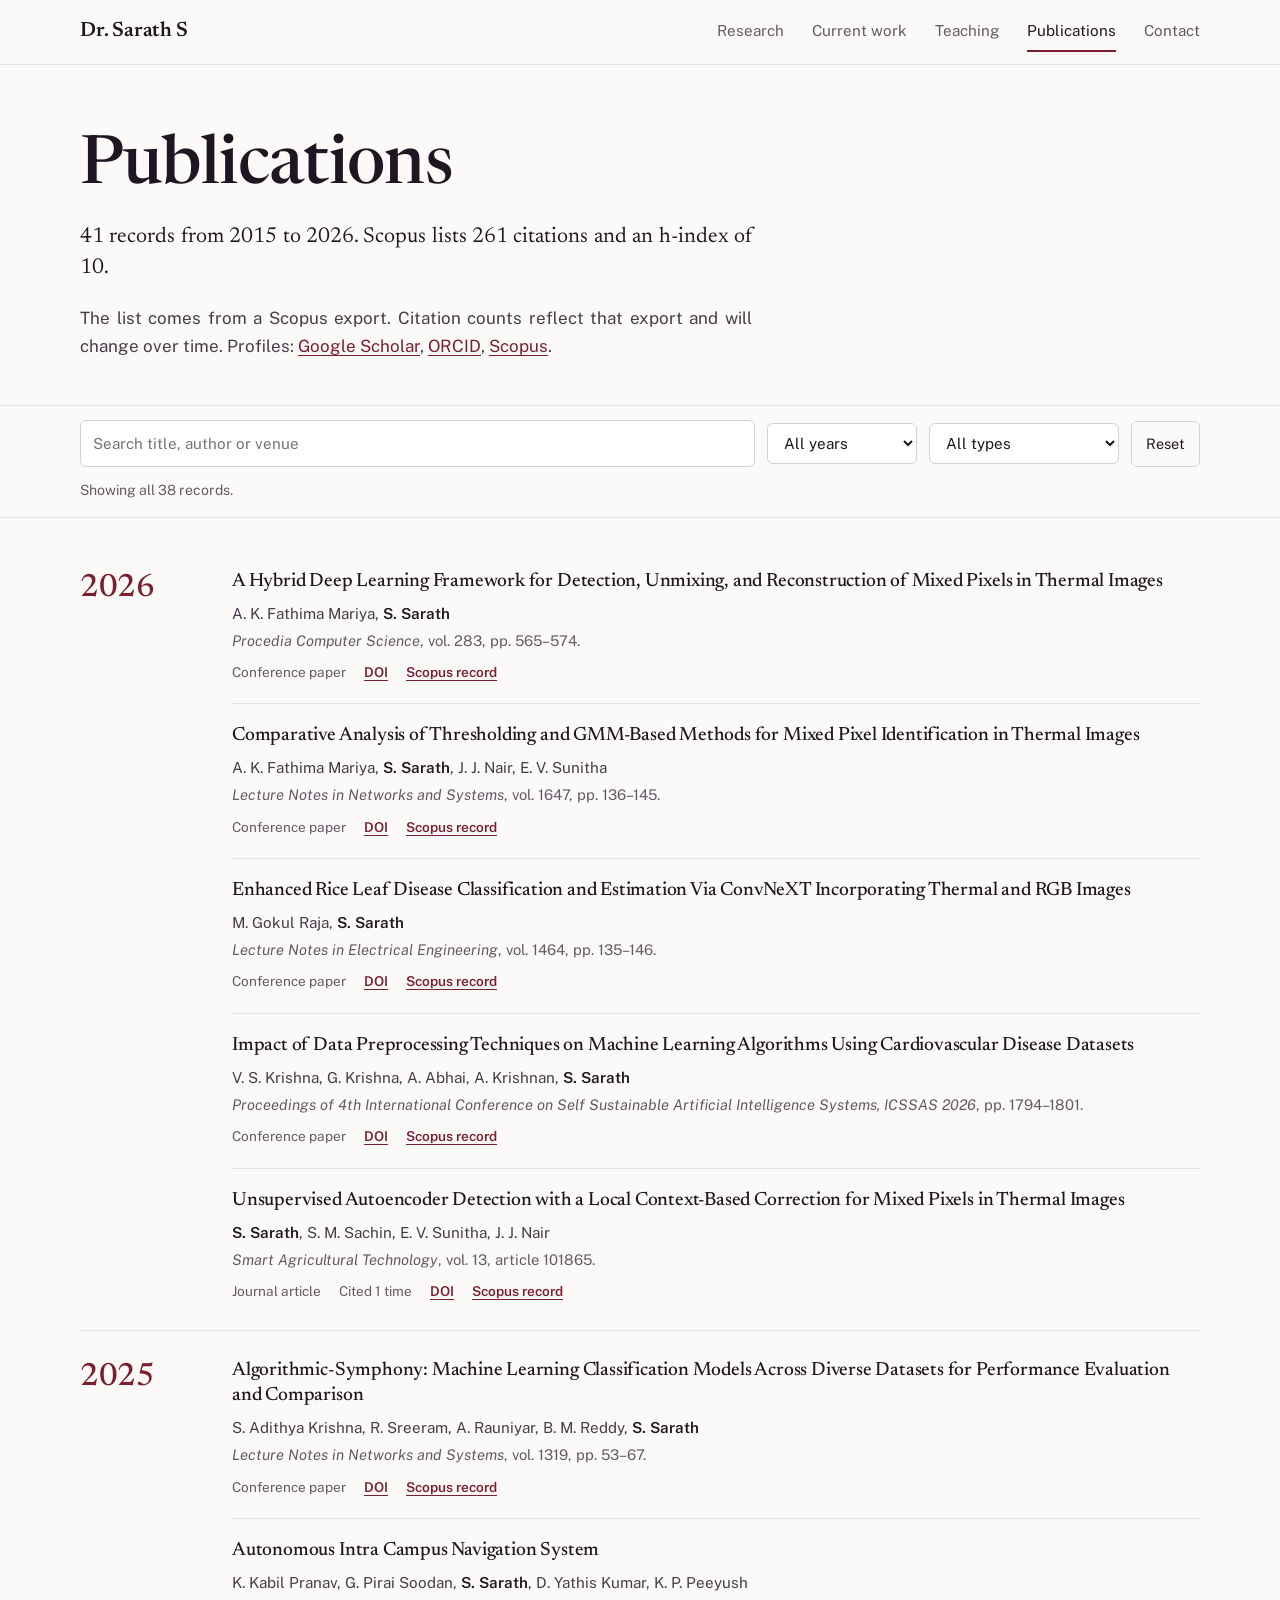
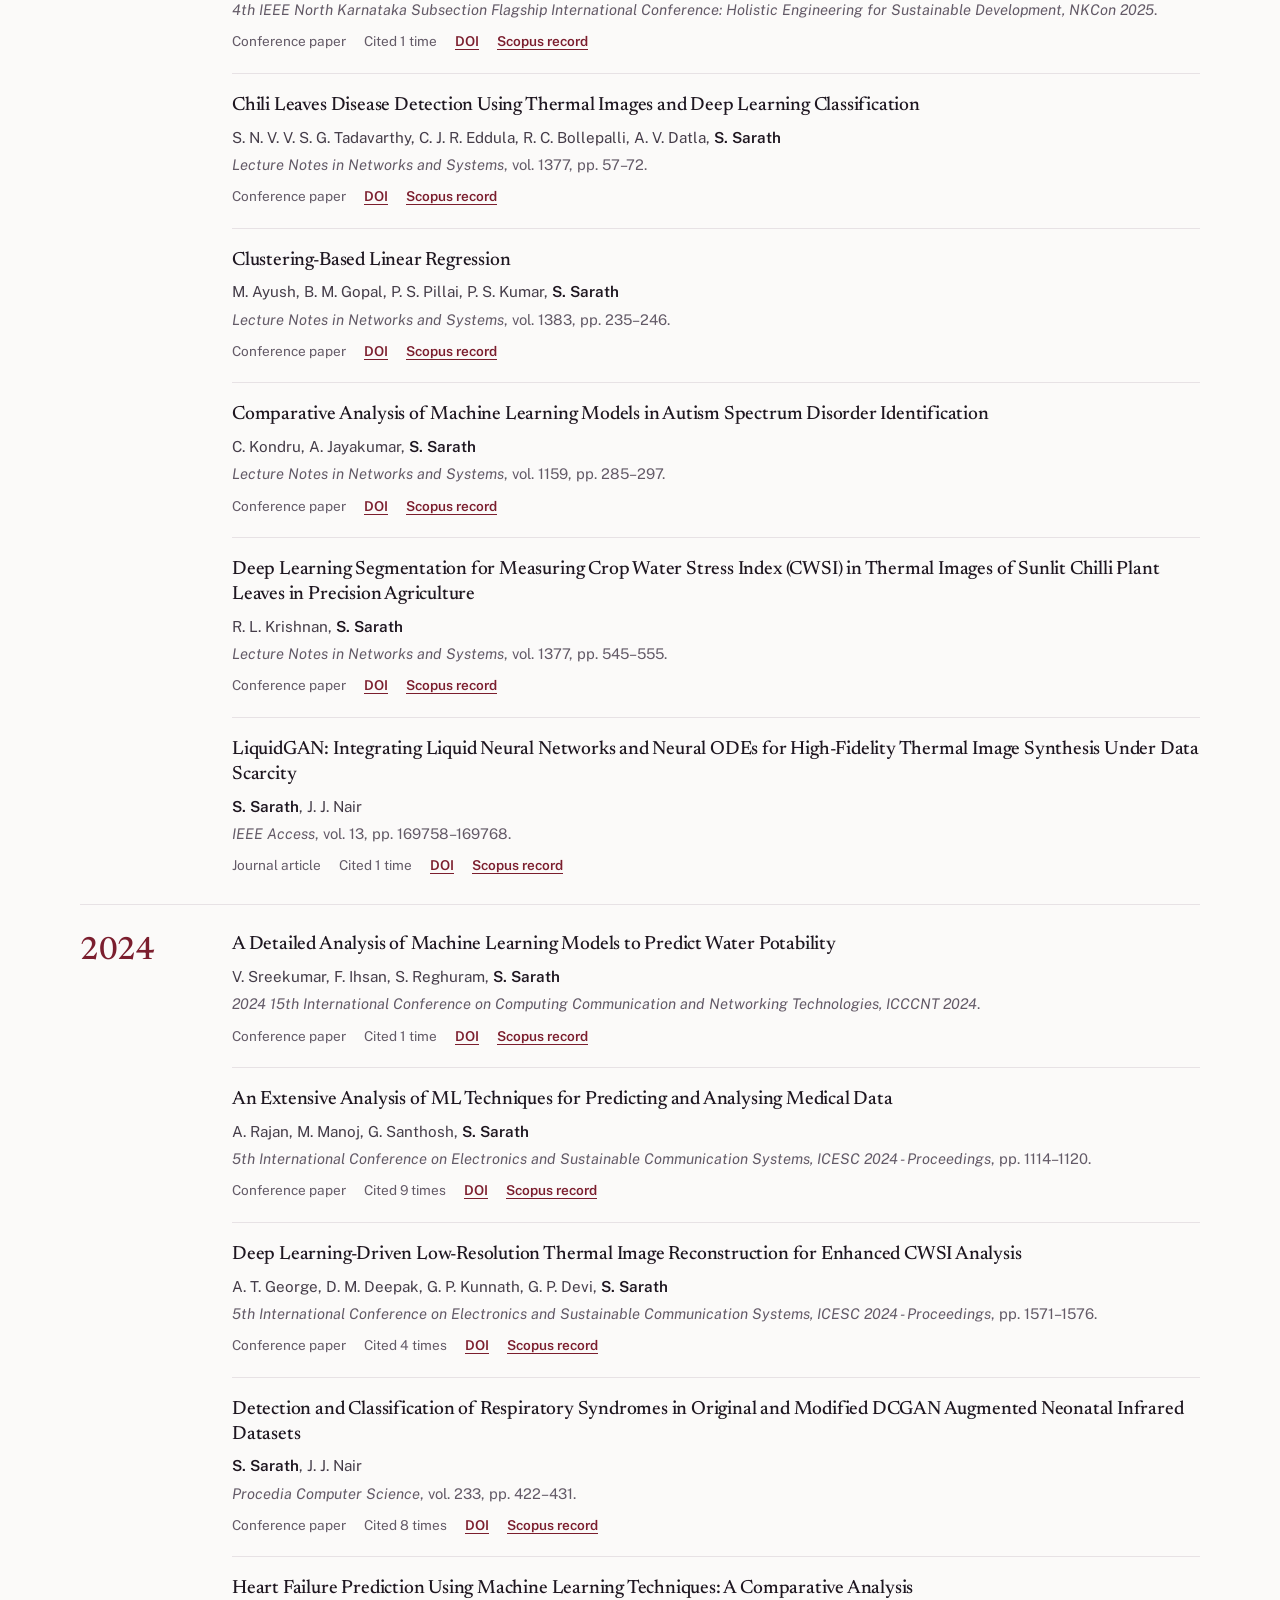
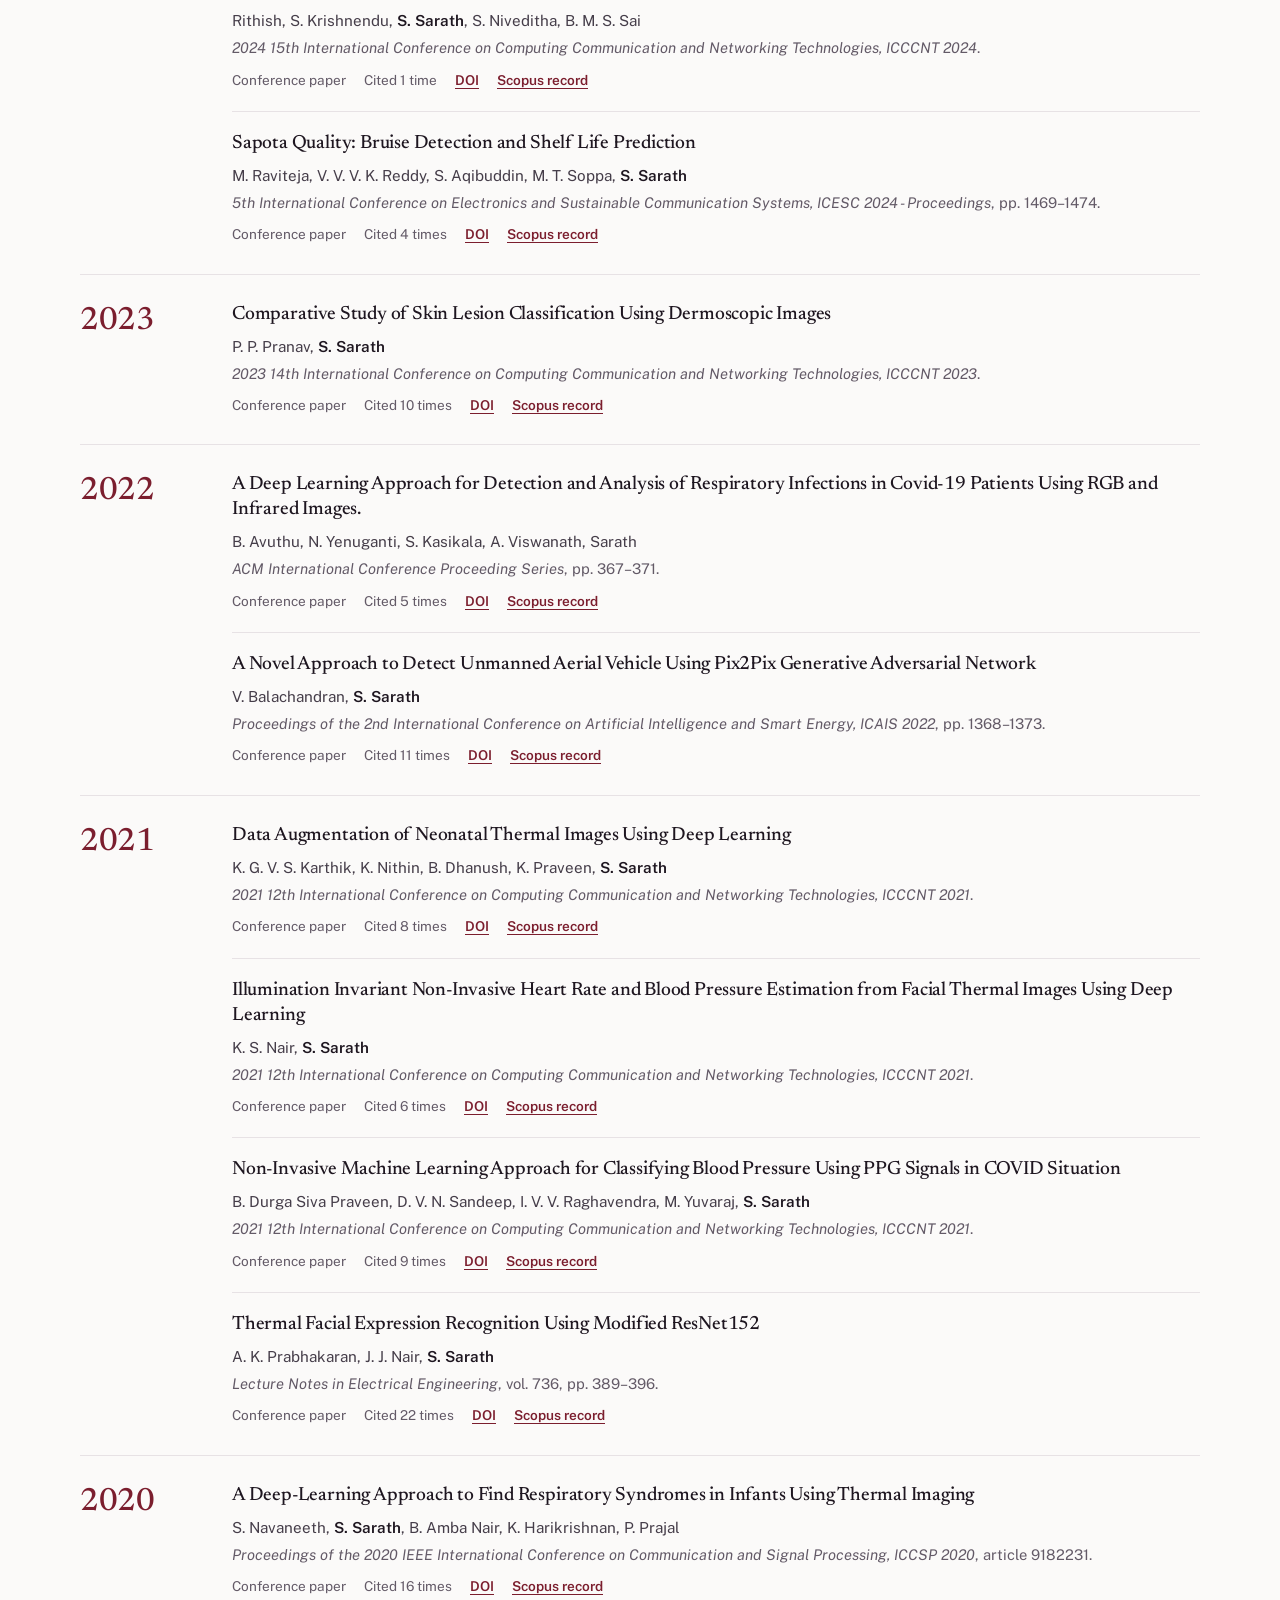
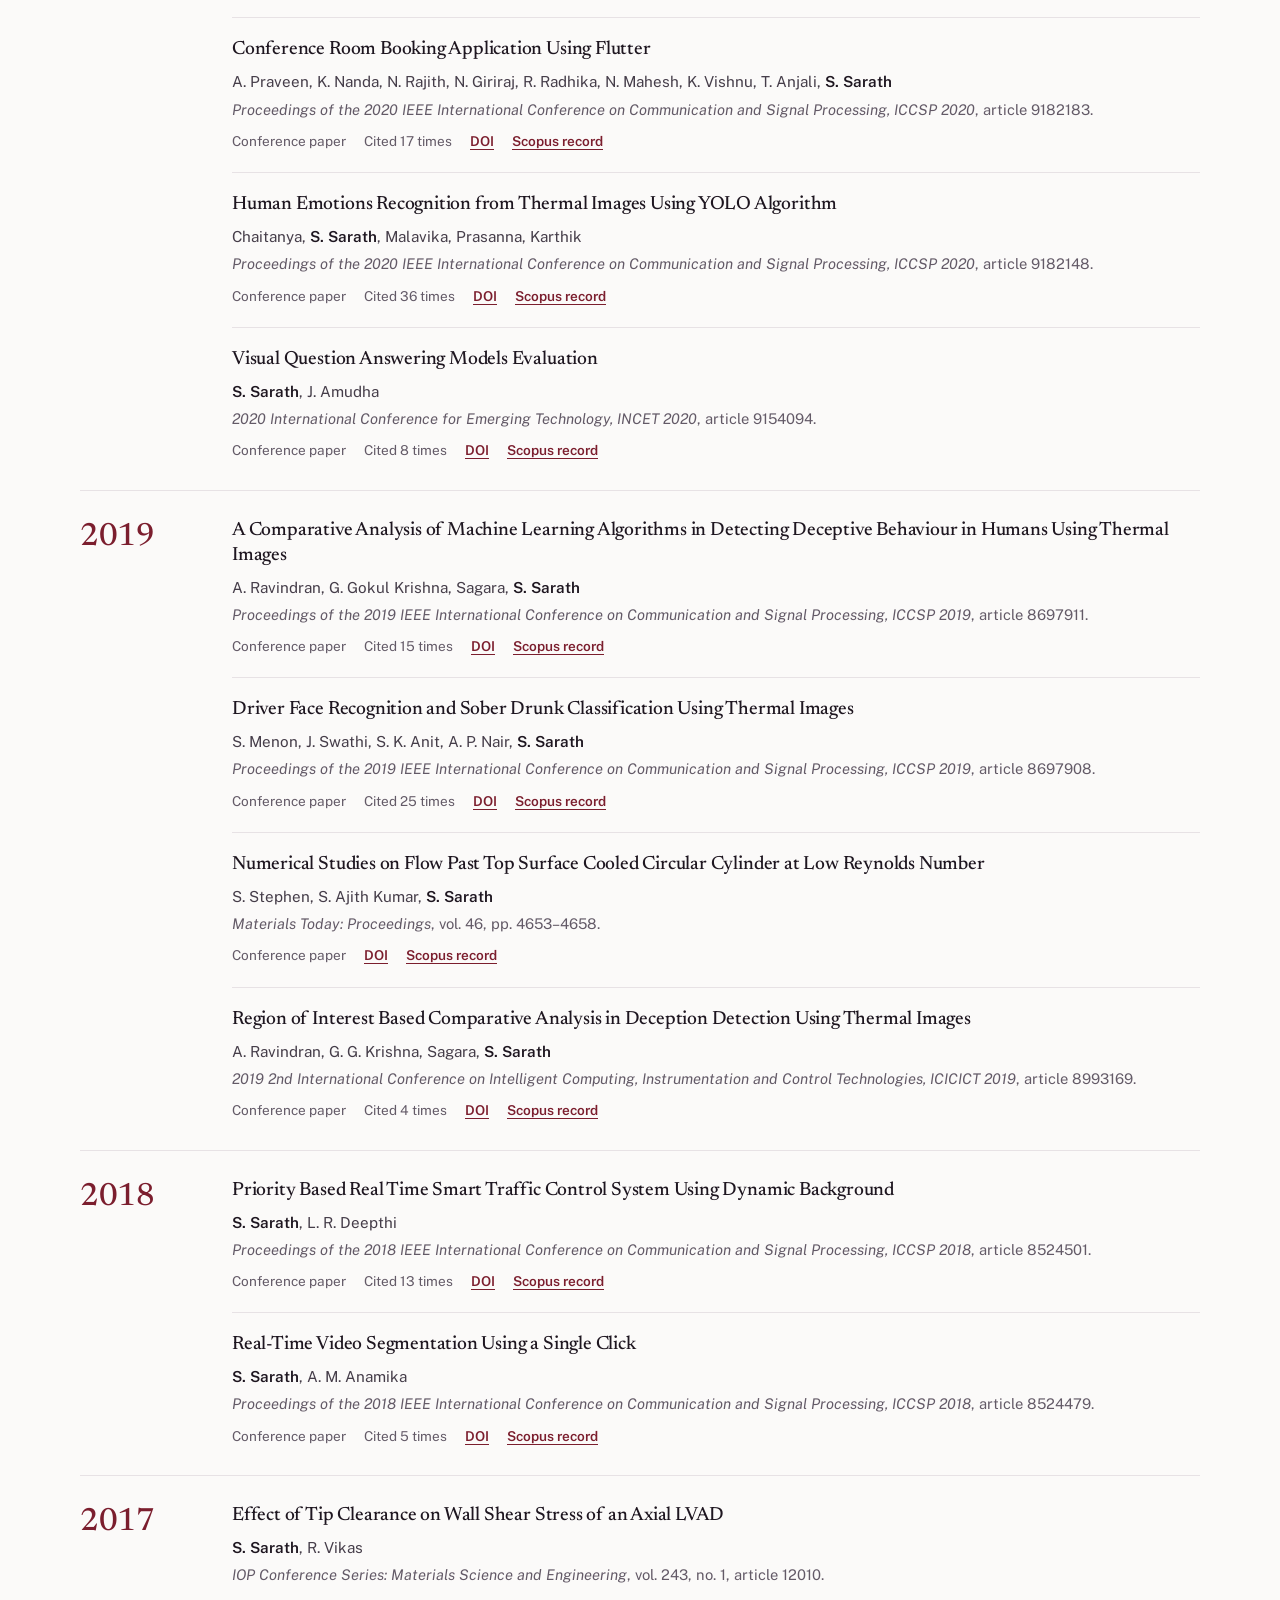
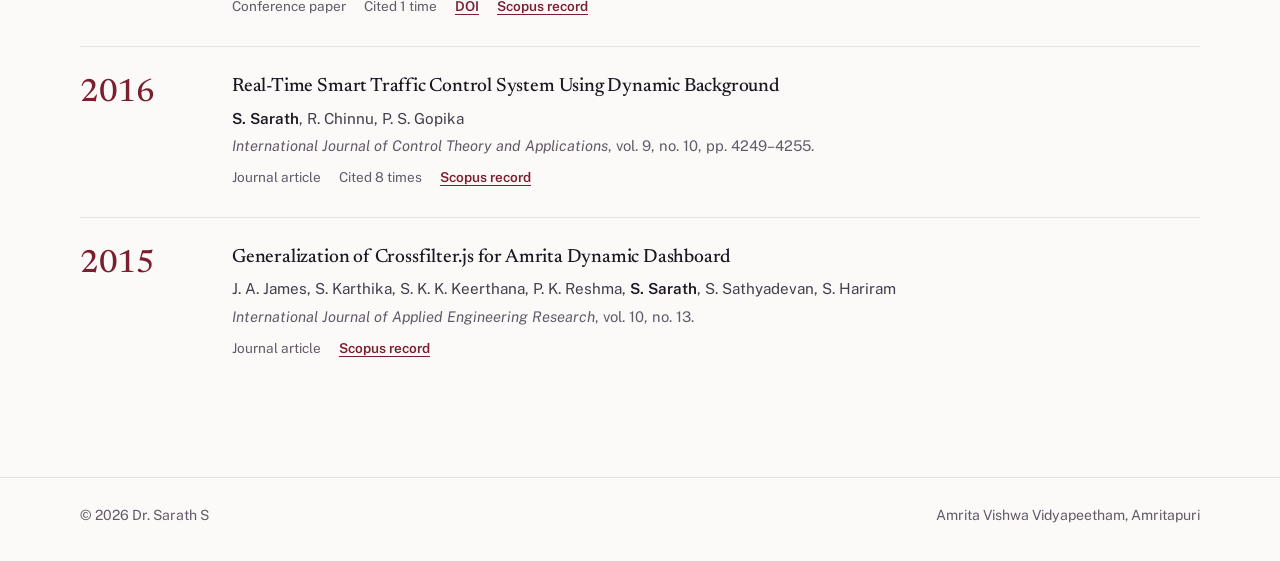
<file: publications.html>
<!DOCTYPE html>
<html lang="en-GB">
<head>
  <meta charset="UTF-8">
  <meta name="viewport" content="width=device-width, initial-scale=1.0">
  <title>Publications | Dr. Sarath S</title>
  <meta name="description" content="Complete publication list of Dr. Sarath S, Amrita Vishwa Vidyapeetham: 38 records from 2015 to 2026 on thermal imaging, generative models and applied machine learning.">
  <link rel="canonical" href="https://drsaraths.github.io/publications.html">
  <link rel="icon" href="favicon.svg" type="image/svg+xml">
  <meta name="theme-color" content="#7b1e2e">
  <link rel="preconnect" href="https://fonts.googleapis.com">
  <link rel="preconnect" href="https://fonts.gstatic.com" crossorigin>
  <link rel="stylesheet" href="https://fonts.googleapis.com/css2?family=Newsreader:opsz,wght@6..72,400;6..72,500;6..72,600&family=Public+Sans:ital,wght@0,400;0,500;0,600;1,400&display=swap">
  <link rel="stylesheet" href="style.css">
</head>
<body>
  <a class="skip-link" href="#main">Skip to content</a>

  <header class="site-header">
    <nav class="nav container" aria-label="Main">
      <a class="brand" href="index.html">Dr. Sarath S</a>
      <button class="menu-toggle" aria-label="Toggle menu" aria-expanded="false">Menu</button>
      <div class="nav-links">
        <a href="index.html#research">Research</a>
        <a href="index.html#current-work">Current work</a>
        <a href="index.html#teaching">Teaching</a>
        <a href="publications.html" aria-current="page">Publications</a>
        <a href="index.html#contact">Contact</a>
      </div>
    </nav>
  </header>

  <main id="main">
    <section class="page-head">
      <div class="container">
        <h1>Publications</h1>
        <p class="summary">41 records from 2015 to 2026. Scopus lists 261 citations and an h-index of 10.</p>
        <p>The list comes from a Scopus export. Citation counts reflect that export and will change over time.
          Profiles: <a href="https://scholar.google.com/citations?hl=en&user=gVkkGKgAAAAJ" target="_blank" rel="noopener">Google Scholar</a>,
          <a href="https://orcid.org/0000-0002-3009-3119" target="_blank" rel="noopener">ORCID</a>,
          <a href="https://www.scopus.com/authid/detail.uri?authorId=57195948861" target="_blank" rel="noopener">Scopus</a>.</p>
      </div>
    </section>

    <section class="filters" aria-label="Filter publications">
      <div class="container">
        <div class="filter-row">
          <input id="search" type="search" placeholder="Search title, author or venue" aria-label="Search publications">
          <select id="year-filter" aria-label="Filter by year">
            <option value="">All years</option>
            <option value="2026">2026</option>
            <option value="2025">2025</option>
            <option value="2024">2024</option>
            <option value="2023">2023</option>
            <option value="2022">2022</option>
            <option value="2021">2021</option>
            <option value="2020">2020</option>
            <option value="2019">2019</option>
            <option value="2018">2018</option>
            <option value="2017">2017</option>
            <option value="2016">2016</option>
            <option value="2015">2015</option>
          </select>
          <select id="type-filter" aria-label="Filter by type">
            <option value="">All types</option>
            <option value="Journal article">Journal articles</option>
            <option value="Conference paper">Conference papers</option>
          </select>
          <button type="button" id="reset-filters">Reset</button>
        </div>
        <p class="filter-count" id="filter-count" aria-live="polite"></p>
      </div>
    </section>

    <section class="pub-list">
      <div class="container">
        <section class="year-group" aria-labelledby="y2026">
          <h2 id="y2026">2026</h2>
          <div>
        <article class="pub-row" data-year="2026" data-type="Conference paper" data-text="a hybrid deep learning framework for detection, unmixing, and reconstruction of mixed pixels in thermal images a. k. fathima mariya s. sarath procedia computer science 2026 conference paper">
          <h3 class="pub-title"><a href="https://doi.org/10.1016/j.procs.2026.06.139" target="_blank" rel="noopener">A Hybrid Deep Learning Framework for Detection, Unmixing, and Reconstruction of Mixed Pixels in Thermal Images</a></h3>
          <p class="pub-authors">A. K. Fathima Mariya, <strong>S. Sarath</strong></p>
          <p class="pub-venue"><em>Procedia Computer Science</em>, vol. 283, pp. 565–574.</p>
          <p class="pub-meta"><span>Conference paper</span><span><a href="https://doi.org/10.1016/j.procs.2026.06.139" target="_blank" rel="noopener">DOI</a></span><span><a href="https://www.scopus.com/inward/record.uri?eid=2-s2.0-105046068459&amp;doi=10.1016%2fj.procs.2026.06.139&amp;partnerID=40&amp;md5=c1825c442a57f72081654187b2b997af" target="_blank" rel="noopener">Scopus record</a></span></p>
        </article>
        <article class="pub-row" data-year="2026" data-type="Conference paper" data-text="comparative analysis of thresholding and gmm-based methods for mixed pixel identification in thermal images a. k. fathima mariya s. sarath j. j. nair e. v. sunitha lecture notes in networks and systems 2026 conference paper">
          <h3 class="pub-title"><a href="https://doi.org/10.1007/978-3-032-06668-8_14" target="_blank" rel="noopener">Comparative Analysis of Thresholding and GMM-Based Methods for Mixed Pixel Identification in Thermal Images</a></h3>
          <p class="pub-authors">A. K. Fathima Mariya, <strong>S. Sarath</strong>, J. J. Nair, E. V. Sunitha</p>
          <p class="pub-venue"><em>Lecture Notes in Networks and Systems</em>, vol. 1647, pp. 136–145.</p>
          <p class="pub-meta"><span>Conference paper</span><span><a href="https://doi.org/10.1007/978-3-032-06668-8_14" target="_blank" rel="noopener">DOI</a></span><span><a href="https://www.scopus.com/inward/record.uri?eid=2-s2.0-105023411101&amp;doi=10.1007%2f978-3-032-06668-8_14&amp;partnerID=40&amp;md5=c5e24df00d964f234c4f54bd315787ba" target="_blank" rel="noopener">Scopus record</a></span></p>
        </article>
        <article class="pub-row" data-year="2026" data-type="Conference paper" data-text="enhanced rice leaf disease classification and estimation via convnext incorporating thermal and rgb images m. gokul raja s. sarath lecture notes in electrical engineering 2026 conference paper">
          <h3 class="pub-title"><a href="https://doi.org/10.1007/978-981-95-0148-9_11" target="_blank" rel="noopener">Enhanced Rice Leaf Disease Classification and Estimation Via ConvNeXT Incorporating Thermal and RGB Images</a></h3>
          <p class="pub-authors">M. Gokul Raja, <strong>S. Sarath</strong></p>
          <p class="pub-venue"><em>Lecture Notes in Electrical Engineering</em>, vol. 1464, pp. 135–146.</p>
          <p class="pub-meta"><span>Conference paper</span><span><a href="https://doi.org/10.1007/978-981-95-0148-9_11" target="_blank" rel="noopener">DOI</a></span><span><a href="https://www.scopus.com/inward/record.uri?eid=2-s2.0-105034832006&amp;doi=10.1007%2f978-981-95-0148-9_11&amp;partnerID=40&amp;md5=6b27370ea7ca8d42e927d405a7068590" target="_blank" rel="noopener">Scopus record</a></span></p>
        </article>
        <article class="pub-row" data-year="2026" data-type="Conference paper" data-text="impact of data preprocessing techniques on machine learning algorithms using cardiovascular disease datasets v. s. krishna g. krishna a. abhai a. krishnan s. sarath proceedings of 4th international conference on self sustainable artificial intelligence systems, icssas 2026 2026 conference paper">
          <h3 class="pub-title"><a href="https://doi.org/10.1109/ICSSAS68835.2026.11559521" target="_blank" rel="noopener">Impact of Data Preprocessing Techniques on Machine Learning Algorithms Using Cardiovascular Disease Datasets</a></h3>
          <p class="pub-authors">V. S. Krishna, G. Krishna, A. Abhai, A. Krishnan, <strong>S. Sarath</strong></p>
          <p class="pub-venue"><em>Proceedings of 4th International Conference on Self Sustainable Artificial Intelligence Systems, ICSSAS 2026</em>, pp. 1794–1801.</p>
          <p class="pub-meta"><span>Conference paper</span><span><a href="https://doi.org/10.1109/ICSSAS68835.2026.11559521" target="_blank" rel="noopener">DOI</a></span><span><a href="https://www.scopus.com/inward/record.uri?eid=2-s2.0-105044201096&amp;doi=10.1109%2fICSSAS68835.2026.11559521&amp;partnerID=40&amp;md5=d332c949138e1eab8fafc4177bad20a6" target="_blank" rel="noopener">Scopus record</a></span></p>
        </article>
        <article class="pub-row" data-year="2026" data-type="Journal article" data-text="unsupervised autoencoder detection with a local context-based correction for mixed pixels in thermal images s. sarath s. m. sachin e. v. sunitha j. j. nair smart agricultural technology 2026 journal article">
          <h3 class="pub-title"><a href="https://doi.org/10.1016/j.atech.2026.101865" target="_blank" rel="noopener">Unsupervised Autoencoder Detection with a Local Context-Based Correction for Mixed Pixels in Thermal Images</a></h3>
          <p class="pub-authors"><strong>S. Sarath</strong>, S. M. Sachin, E. V. Sunitha, J. J. Nair</p>
          <p class="pub-venue"><em>Smart Agricultural Technology</em>, vol. 13, article 101865.</p>
          <p class="pub-meta"><span>Journal article</span><span>Cited 1 time</span><span><a href="https://doi.org/10.1016/j.atech.2026.101865" target="_blank" rel="noopener">DOI</a></span><span><a href="https://www.scopus.com/inward/record.uri?eid=2-s2.0-105034189853&amp;doi=10.1016%2fj.atech.2026.101865&amp;partnerID=40&amp;md5=0d259fff645ab8f68b9c832862a4048d" target="_blank" rel="noopener">Scopus record</a></span></p>
        </article>
          </div>
        </section>
        <section class="year-group" aria-labelledby="y2025">
          <h2 id="y2025">2025</h2>
          <div>
        <article class="pub-row" data-year="2025" data-type="Conference paper" data-text="algorithmic-symphony: machine learning classification models across diverse datasets for performance evaluation and comparison s. adithya krishna r. sreeram a. rauniyar b. m. reddy s. sarath lecture notes in networks and systems 2025 conference paper">
          <h3 class="pub-title"><a href="https://doi.org/10.1007/978-981-96-4145-1_5" target="_blank" rel="noopener">Algorithmic-Symphony: Machine Learning Classification Models Across Diverse Datasets for Performance Evaluation and Comparison</a></h3>
          <p class="pub-authors">S. Adithya Krishna, R. Sreeram, A. Rauniyar, B. M. Reddy, <strong>S. Sarath</strong></p>
          <p class="pub-venue"><em>Lecture Notes in Networks and Systems</em>, vol. 1319, pp. 53–67.</p>
          <p class="pub-meta"><span>Conference paper</span><span><a href="https://doi.org/10.1007/978-981-96-4145-1_5" target="_blank" rel="noopener">DOI</a></span><span><a href="https://www.scopus.com/inward/record.uri?eid=2-s2.0-105014417843&amp;doi=10.1007%2f978-981-96-4145-1_5&amp;partnerID=40&amp;md5=8ef291baed5f687270f9487672fccd54" target="_blank" rel="noopener">Scopus record</a></span></p>
        </article>
        <article class="pub-row" data-year="2025" data-type="Conference paper" data-text="autonomous intra campus navigation system k. kabil pranav g. pirai soodan s. sarath d. yathis kumar k. p. peeyush 4th ieee north karnataka subsection flagship international conference: holistic engineering for sustainable development, nkcon 2025 2025 conference paper">
          <h3 class="pub-title"><a href="https://doi.org/10.1109/NKCon66957.2025.11345803" target="_blank" rel="noopener">Autonomous Intra Campus Navigation System</a></h3>
          <p class="pub-authors">K. Kabil Pranav, G. Pirai Soodan, <strong>S. Sarath</strong>, D. Yathis Kumar, K. P. Peeyush</p>
          <p class="pub-venue"><em>4th IEEE North Karnataka Subsection Flagship International Conference: Holistic Engineering for Sustainable Development, NKCon 2025</em>.</p>
          <p class="pub-meta"><span>Conference paper</span><span>Cited 1 time</span><span><a href="https://doi.org/10.1109/NKCon66957.2025.11345803" target="_blank" rel="noopener">DOI</a></span><span><a href="https://www.scopus.com/inward/record.uri?eid=2-s2.0-105033087092&amp;doi=10.1109%2fNKCon66957.2025.11345803&amp;partnerID=40&amp;md5=7b1bce6ea22029af64dacd188a98c6c5" target="_blank" rel="noopener">Scopus record</a></span></p>
        </article>
        <article class="pub-row" data-year="2025" data-type="Conference paper" data-text="chili leaves disease detection using thermal images and deep learning classification s. n. v. v. s. g. tadavarthy c. j. r. eddula r. c. bollepalli a. v. datla s. sarath lecture notes in networks and systems 2025 conference paper">
          <h3 class="pub-title"><a href="https://doi.org/10.1007/978-981-96-5370-6_5" target="_blank" rel="noopener">Chili Leaves Disease Detection Using Thermal Images and Deep Learning Classification</a></h3>
          <p class="pub-authors">S. N. V. V. S. G. Tadavarthy, C. J. R. Eddula, R. C. Bollepalli, A. V. Datla, <strong>S. Sarath</strong></p>
          <p class="pub-venue"><em>Lecture Notes in Networks and Systems</em>, vol. 1377, pp. 57–72.</p>
          <p class="pub-meta"><span>Conference paper</span><span><a href="https://doi.org/10.1007/978-981-96-5370-6_5" target="_blank" rel="noopener">DOI</a></span><span><a href="https://www.scopus.com/inward/record.uri?eid=2-s2.0-105018800264&amp;doi=10.1007%2f978-981-96-5370-6_5&amp;partnerID=40&amp;md5=9899303ca1d5d4b03c3aaea037e7d42a" target="_blank" rel="noopener">Scopus record</a></span></p>
        </article>
        <article class="pub-row" data-year="2025" data-type="Conference paper" data-text="clustering-based linear regression m. ayush b. m. gopal p. s. pillai p. s. kumar s. sarath lecture notes in networks and systems 2025 conference paper">
          <h3 class="pub-title"><a href="https://doi.org/10.1007/978-981-96-5754-4_21" target="_blank" rel="noopener">Clustering-Based Linear Regression</a></h3>
          <p class="pub-authors">M. Ayush, B. M. Gopal, P. S. Pillai, P. S. Kumar, <strong>S. Sarath</strong></p>
          <p class="pub-venue"><em>Lecture Notes in Networks and Systems</em>, vol. 1383, pp. 235–246.</p>
          <p class="pub-meta"><span>Conference paper</span><span><a href="https://doi.org/10.1007/978-981-96-5754-4_21" target="_blank" rel="noopener">DOI</a></span><span><a href="https://www.scopus.com/inward/record.uri?eid=2-s2.0-105015300433&amp;doi=10.1007%2f978-981-96-5754-4_21&amp;partnerID=40&amp;md5=c134fc2d434c128c31b95dfd2f457a25" target="_blank" rel="noopener">Scopus record</a></span></p>
        </article>
        <article class="pub-row" data-year="2025" data-type="Conference paper" data-text="comparative analysis of machine learning models in autism spectrum disorder identification c. kondru a. jayakumar s. sarath lecture notes in networks and systems 2025 conference paper">
          <h3 class="pub-title"><a href="https://doi.org/10.1007/978-981-97-8526-1_22" target="_blank" rel="noopener">Comparative Analysis of Machine Learning Models in Autism Spectrum Disorder Identification</a></h3>
          <p class="pub-authors">C. Kondru, A. Jayakumar, <strong>S. Sarath</strong></p>
          <p class="pub-venue"><em>Lecture Notes in Networks and Systems</em>, vol. 1159, pp. 285–297.</p>
          <p class="pub-meta"><span>Conference paper</span><span><a href="https://doi.org/10.1007/978-981-97-8526-1_22" target="_blank" rel="noopener">DOI</a></span><span><a href="https://www.scopus.com/inward/record.uri?eid=2-s2.0-105003857624&amp;doi=10.1007%2f978-981-97-8526-1_22&amp;partnerID=40&amp;md5=5c26c5e62d32d257d1ae74e29a1b07d1" target="_blank" rel="noopener">Scopus record</a></span></p>
        </article>
        <article class="pub-row" data-year="2025" data-type="Conference paper" data-text="deep learning segmentation for measuring crop water stress index (cwsi) in thermal images of sunlit chilli plant leaves in precision agriculture r. l. krishnan s. sarath lecture notes in networks and systems 2025 conference paper">
          <h3 class="pub-title"><a href="https://doi.org/10.1007/978-981-96-5370-6_40" target="_blank" rel="noopener">Deep Learning Segmentation for Measuring Crop Water Stress Index (CWSI) in Thermal Images of Sunlit Chilli Plant Leaves in Precision Agriculture</a></h3>
          <p class="pub-authors">R. L. Krishnan, <strong>S. Sarath</strong></p>
          <p class="pub-venue"><em>Lecture Notes in Networks and Systems</em>, vol. 1377, pp. 545–555.</p>
          <p class="pub-meta"><span>Conference paper</span><span><a href="https://doi.org/10.1007/978-981-96-5370-6_40" target="_blank" rel="noopener">DOI</a></span><span><a href="https://www.scopus.com/inward/record.uri?eid=2-s2.0-105018795945&amp;doi=10.1007%2f978-981-96-5370-6_40&amp;partnerID=40&amp;md5=1e87ae010f071366e2c645f0a6b07466" target="_blank" rel="noopener">Scopus record</a></span></p>
        </article>
        <article class="pub-row" data-year="2025" data-type="Journal article" data-text="liquidgan: integrating liquid neural networks and neural odes for high-fidelity thermal image synthesis under data scarcity s. sarath j. j. nair ieee access 2025 journal article">
          <h3 class="pub-title"><a href="https://doi.org/10.1109/ACCESS.2025.3612038" target="_blank" rel="noopener">LiquidGAN: Integrating Liquid Neural Networks and Neural ODEs for High-Fidelity Thermal Image Synthesis Under Data Scarcity</a></h3>
          <p class="pub-authors"><strong>S. Sarath</strong>, J. J. Nair</p>
          <p class="pub-venue"><em>IEEE Access</em>, vol. 13, pp. 169758–169768.</p>
          <p class="pub-meta"><span>Journal article</span><span>Cited 1 time</span><span><a href="https://doi.org/10.1109/ACCESS.2025.3612038" target="_blank" rel="noopener">DOI</a></span><span><a href="https://www.scopus.com/inward/record.uri?eid=2-s2.0-105016737962&amp;doi=10.1109%2fACCESS.2025.3612038&amp;partnerID=40&amp;md5=776dddb08d6fea3c997fa12c99905dd6" target="_blank" rel="noopener">Scopus record</a></span></p>
        </article>
          </div>
        </section>
        <section class="year-group" aria-labelledby="y2024">
          <h2 id="y2024">2024</h2>
          <div>
        <article class="pub-row" data-year="2024" data-type="Conference paper" data-text="a detailed analysis of machine learning models to predict water potability v. sreekumar f. ihsan s. reghuram s. sarath 2024 15th international conference on computing communication and networking technologies, icccnt 2024 2024 conference paper">
          <h3 class="pub-title"><a href="https://doi.org/10.1109/ICCCNT61001.2024.10725826" target="_blank" rel="noopener">A Detailed Analysis of Machine Learning Models to Predict Water Potability</a></h3>
          <p class="pub-authors">V. Sreekumar, F. Ihsan, S. Reghuram, <strong>S. Sarath</strong></p>
          <p class="pub-venue"><em>2024 15th International Conference on Computing Communication and Networking Technologies, ICCCNT 2024</em>.</p>
          <p class="pub-meta"><span>Conference paper</span><span>Cited 1 time</span><span><a href="https://doi.org/10.1109/ICCCNT61001.2024.10725826" target="_blank" rel="noopener">DOI</a></span><span><a href="https://www.scopus.com/inward/record.uri?eid=2-s2.0-85213043366&amp;doi=10.1109%2fICCCNT61001.2024.10725826&amp;partnerID=40&amp;md5=9c1973bf16a8711d1dac82dec6a15c7c" target="_blank" rel="noopener">Scopus record</a></span></p>
        </article>
        <article class="pub-row" data-year="2024" data-type="Conference paper" data-text="an extensive analysis of ml techniques for predicting and analysing medical data a. rajan m. manoj g. santhosh s. sarath 5th international conference on electronics and sustainable communication systems, icesc 2024 - proceedings 2024 conference paper">
          <h3 class="pub-title"><a href="https://doi.org/10.1109/ICESC60852.2024.10689815" target="_blank" rel="noopener">An Extensive Analysis of ML Techniques for Predicting and Analysing Medical Data</a></h3>
          <p class="pub-authors">A. Rajan, M. Manoj, G. Santhosh, <strong>S. Sarath</strong></p>
          <p class="pub-venue"><em>5th International Conference on Electronics and Sustainable Communication Systems, ICESC 2024 - Proceedings</em>, pp. 1114–1120.</p>
          <p class="pub-meta"><span>Conference paper</span><span>Cited 9 times</span><span><a href="https://doi.org/10.1109/ICESC60852.2024.10689815" target="_blank" rel="noopener">DOI</a></span><span><a href="https://www.scopus.com/inward/record.uri?eid=2-s2.0-85206640315&amp;doi=10.1109%2fICESC60852.2024.10689815&amp;partnerID=40&amp;md5=908dcf01c2c9964fb449bd39b6c491bf" target="_blank" rel="noopener">Scopus record</a></span></p>
        </article>
        <article class="pub-row" data-year="2024" data-type="Conference paper" data-text="deep learning-driven low-resolution thermal image reconstruction for enhanced cwsi analysis a. t. george d. m. deepak g. p. kunnath g. p. devi s. sarath 5th international conference on electronics and sustainable communication systems, icesc 2024 - proceedings 2024 conference paper">
          <h3 class="pub-title"><a href="https://doi.org/10.1109/ICESC60852.2024.10689781" target="_blank" rel="noopener">Deep Learning-Driven Low-Resolution Thermal Image Reconstruction for Enhanced CWSI Analysis</a></h3>
          <p class="pub-authors">A. T. George, D. M. Deepak, G. P. Kunnath, G. P. Devi, <strong>S. Sarath</strong></p>
          <p class="pub-venue"><em>5th International Conference on Electronics and Sustainable Communication Systems, ICESC 2024 - Proceedings</em>, pp. 1571–1576.</p>
          <p class="pub-meta"><span>Conference paper</span><span>Cited 4 times</span><span><a href="https://doi.org/10.1109/ICESC60852.2024.10689781" target="_blank" rel="noopener">DOI</a></span><span><a href="https://www.scopus.com/inward/record.uri?eid=2-s2.0-85206692523&amp;doi=10.1109%2fICESC60852.2024.10689781&amp;partnerID=40&amp;md5=e6c47785bd43ea98741a92812e25c974" target="_blank" rel="noopener">Scopus record</a></span></p>
        </article>
        <article class="pub-row" data-year="2024" data-type="Conference paper" data-text="detection and classification of respiratory syndromes in original and modified dcgan augmented neonatal infrared datasets s. sarath j. j. nair procedia computer science 2024 conference paper">
          <h3 class="pub-title"><a href="https://doi.org/10.1016/j.procs.2024.03.232" target="_blank" rel="noopener">Detection and Classification of Respiratory Syndromes in Original and Modified DCGAN Augmented Neonatal Infrared Datasets</a></h3>
          <p class="pub-authors"><strong>S. Sarath</strong>, J. J. Nair</p>
          <p class="pub-venue"><em>Procedia Computer Science</em>, vol. 233, pp. 422–431.</p>
          <p class="pub-meta"><span>Conference paper</span><span>Cited 8 times</span><span><a href="https://doi.org/10.1016/j.procs.2024.03.232" target="_blank" rel="noopener">DOI</a></span><span><a href="https://www.scopus.com/inward/record.uri?eid=2-s2.0-85192451465&amp;doi=10.1016%2fj.procs.2024.03.232&amp;partnerID=40&amp;md5=820b916a53d20e63299e6fb9f9640c81" target="_blank" rel="noopener">Scopus record</a></span></p>
        </article>
        <article class="pub-row" data-year="2024" data-type="Conference paper" data-text="heart failure prediction using machine learning techniques: a comparative analysis rithish s. krishnendu s. sarath s. niveditha b. m. s. sai 2024 15th international conference on computing communication and networking technologies, icccnt 2024 2024 conference paper">
          <h3 class="pub-title"><a href="https://doi.org/10.1109/ICCCNT61001.2024.10724418" target="_blank" rel="noopener">Heart Failure Prediction Using Machine Learning Techniques: A Comparative Analysis</a></h3>
          <p class="pub-authors">Rithish, S. Krishnendu, <strong>S. Sarath</strong>, S. Niveditha, B. M. S. Sai</p>
          <p class="pub-venue"><em>2024 15th International Conference on Computing Communication and Networking Technologies, ICCCNT 2024</em>.</p>
          <p class="pub-meta"><span>Conference paper</span><span>Cited 1 time</span><span><a href="https://doi.org/10.1109/ICCCNT61001.2024.10724418" target="_blank" rel="noopener">DOI</a></span><span><a href="https://www.scopus.com/inward/record.uri?eid=2-s2.0-85211109742&amp;doi=10.1109%2fICCCNT61001.2024.10724418&amp;partnerID=40&amp;md5=9f64785712d9a400a7447587f72ed535" target="_blank" rel="noopener">Scopus record</a></span></p>
        </article>
        <article class="pub-row" data-year="2024" data-type="Conference paper" data-text="sapota quality: bruise detection and shelf life prediction m. raviteja v. v. v. k. reddy s. aqibuddin m. t. soppa s. sarath 5th international conference on electronics and sustainable communication systems, icesc 2024 - proceedings 2024 conference paper">
          <h3 class="pub-title"><a href="https://doi.org/10.1109/ICESC60852.2024.10689849" target="_blank" rel="noopener">Sapota Quality: Bruise Detection and Shelf Life Prediction</a></h3>
          <p class="pub-authors">M. Raviteja, V. V. V. K. Reddy, S. Aqibuddin, M. T. Soppa, <strong>S. Sarath</strong></p>
          <p class="pub-venue"><em>5th International Conference on Electronics and Sustainable Communication Systems, ICESC 2024 - Proceedings</em>, pp. 1469–1474.</p>
          <p class="pub-meta"><span>Conference paper</span><span>Cited 4 times</span><span><a href="https://doi.org/10.1109/ICESC60852.2024.10689849" target="_blank" rel="noopener">DOI</a></span><span><a href="https://www.scopus.com/inward/record.uri?eid=2-s2.0-85206628810&amp;doi=10.1109%2fICESC60852.2024.10689849&amp;partnerID=40&amp;md5=f9cec2c130abc6e606c4ebca4f16e781" target="_blank" rel="noopener">Scopus record</a></span></p>
        </article>
          </div>
        </section>
        <section class="year-group" aria-labelledby="y2023">
          <h2 id="y2023">2023</h2>
          <div>
        <article class="pub-row" data-year="2023" data-type="Conference paper" data-text="comparative study of skin lesion classification using dermoscopic images p. p. pranav s. sarath 2023 14th international conference on computing communication and networking technologies, icccnt 2023 2023 conference paper">
          <h3 class="pub-title"><a href="https://doi.org/10.1109/ICCCNT56998.2023.10307324" target="_blank" rel="noopener">Comparative Study of Skin Lesion Classification Using Dermoscopic Images</a></h3>
          <p class="pub-authors">P. P. Pranav, <strong>S. Sarath</strong></p>
          <p class="pub-venue"><em>2023 14th International Conference on Computing Communication and Networking Technologies, ICCCNT 2023</em>.</p>
          <p class="pub-meta"><span>Conference paper</span><span>Cited 10 times</span><span><a href="https://doi.org/10.1109/ICCCNT56998.2023.10307324" target="_blank" rel="noopener">DOI</a></span><span><a href="https://www.scopus.com/inward/record.uri?eid=2-s2.0-85179851519&amp;doi=10.1109%2fICCCNT56998.2023.10307324&amp;partnerID=40&amp;md5=dfe9ce798271d408a41d1b6e36a149f4" target="_blank" rel="noopener">Scopus record</a></span></p>
        </article>
          </div>
        </section>
        <section class="year-group" aria-labelledby="y2022">
          <h2 id="y2022">2022</h2>
          <div>
        <article class="pub-row" data-year="2022" data-type="Conference paper" data-text="a deep learning approach for detection and analysis of respiratory infections in covid-19 patients using rgb and infrared images. b. avuthu n. yenuganti s. kasikala a. viswanath sarath acm international conference proceeding series 2022 conference paper">
          <h3 class="pub-title"><a href="https://doi.org/10.1145/3549206.3549272" target="_blank" rel="noopener">A Deep Learning Approach for Detection and Analysis of Respiratory Infections in Covid-19 Patients Using RGB and Infrared Images.</a></h3>
          <p class="pub-authors">B. Avuthu, N. Yenuganti, S. Kasikala, A. Viswanath, Sarath</p>
          <p class="pub-venue"><em>ACM International Conference Proceeding Series</em>, pp. 367–371.</p>
          <p class="pub-meta"><span>Conference paper</span><span>Cited 5 times</span><span><a href="https://doi.org/10.1145/3549206.3549272" target="_blank" rel="noopener">DOI</a></span><span><a href="https://www.scopus.com/inward/record.uri?eid=2-s2.0-85141150046&amp;doi=10.1145%2f3549206.3549272&amp;partnerID=40&amp;md5=6b9e112c4dafda17e9849e7e3db84931" target="_blank" rel="noopener">Scopus record</a></span></p>
        </article>
        <article class="pub-row" data-year="2022" data-type="Conference paper" data-text="a novel approach to detect unmanned aerial vehicle using pix2pix generative adversarial network v. balachandran s. sarath proceedings of the 2nd international conference on artificial intelligence and smart energy, icais 2022 2022 conference paper">
          <h3 class="pub-title"><a href="https://doi.org/10.1109/ICAIS53314.2022.9742902" target="_blank" rel="noopener">A Novel Approach to Detect Unmanned Aerial Vehicle Using Pix2Pix Generative Adversarial Network</a></h3>
          <p class="pub-authors">V. Balachandran, <strong>S. Sarath</strong></p>
          <p class="pub-venue"><em>Proceedings of the 2nd International Conference on Artificial Intelligence and Smart Energy, ICAIS 2022</em>, pp. 1368–1373.</p>
          <p class="pub-meta"><span>Conference paper</span><span>Cited 11 times</span><span><a href="https://doi.org/10.1109/ICAIS53314.2022.9742902" target="_blank" rel="noopener">DOI</a></span><span><a href="https://www.scopus.com/inward/record.uri?eid=2-s2.0-85128236203&amp;doi=10.1109%2fICAIS53314.2022.9742902&amp;partnerID=40&amp;md5=55b301046143c8e89b9a77d48d447890" target="_blank" rel="noopener">Scopus record</a></span></p>
        </article>
          </div>
        </section>
        <section class="year-group" aria-labelledby="y2021">
          <h2 id="y2021">2021</h2>
          <div>
        <article class="pub-row" data-year="2021" data-type="Conference paper" data-text="data augmentation of neonatal thermal images using deep learning k. g. v. s. karthik k. nithin b. dhanush k. praveen s. sarath 2021 12th international conference on computing communication and networking technologies, icccnt 2021 2021 conference paper">
          <h3 class="pub-title"><a href="https://doi.org/10.1109/ICCCNT51525.2021.9579769" target="_blank" rel="noopener">Data Augmentation of Neonatal Thermal Images Using Deep Learning</a></h3>
          <p class="pub-authors">K. G. V. S. Karthik, K. Nithin, B. Dhanush, K. Praveen, <strong>S. Sarath</strong></p>
          <p class="pub-venue"><em>2021 12th International Conference on Computing Communication and Networking Technologies, ICCCNT 2021</em>.</p>
          <p class="pub-meta"><span>Conference paper</span><span>Cited 8 times</span><span><a href="https://doi.org/10.1109/ICCCNT51525.2021.9579769" target="_blank" rel="noopener">DOI</a></span><span><a href="https://www.scopus.com/inward/record.uri?eid=2-s2.0-85126240752&amp;doi=10.1109%2fICCCNT51525.2021.9579769&amp;partnerID=40&amp;md5=21b6ea91d1235ed6a89d7e7e98fec087" target="_blank" rel="noopener">Scopus record</a></span></p>
        </article>
        <article class="pub-row" data-year="2021" data-type="Conference paper" data-text="illumination invariant non-invasive heart rate and blood pressure estimation from facial thermal images using deep learning k. s. nair s. sarath 2021 12th international conference on computing communication and networking technologies, icccnt 2021 2021 conference paper">
          <h3 class="pub-title"><a href="https://doi.org/10.1109/ICCCNT51525.2021.9579621" target="_blank" rel="noopener">Illumination Invariant Non-Invasive Heart Rate and Blood Pressure Estimation from Facial Thermal Images Using Deep Learning</a></h3>
          <p class="pub-authors">K. S. Nair, <strong>S. Sarath</strong></p>
          <p class="pub-venue"><em>2021 12th International Conference on Computing Communication and Networking Technologies, ICCCNT 2021</em>.</p>
          <p class="pub-meta"><span>Conference paper</span><span>Cited 6 times</span><span><a href="https://doi.org/10.1109/ICCCNT51525.2021.9579621" target="_blank" rel="noopener">DOI</a></span><span><a href="https://www.scopus.com/inward/record.uri?eid=2-s2.0-85126190537&amp;doi=10.1109%2fICCCNT51525.2021.9579621&amp;partnerID=40&amp;md5=0f32cdddca26b41ec0331a040ee0ddac" target="_blank" rel="noopener">Scopus record</a></span></p>
        </article>
        <article class="pub-row" data-year="2021" data-type="Conference paper" data-text="non-invasive machine learning approach for classifying blood pressure using ppg signals in covid situation b. durga siva praveen d. v. n. sandeep i. v. v. raghavendra m. yuvaraj s. sarath 2021 12th international conference on computing communication and networking technologies, icccnt 2021 2021 conference paper">
          <h3 class="pub-title"><a href="https://doi.org/10.1109/ICCCNT51525.2021.9579535" target="_blank" rel="noopener">Non-Invasive Machine Learning Approach for Classifying Blood Pressure Using PPG Signals in COVID Situation</a></h3>
          <p class="pub-authors">B. Durga Siva Praveen, D. V. N. Sandeep, I. V. V. Raghavendra, M. Yuvaraj, <strong>S. Sarath</strong></p>
          <p class="pub-venue"><em>2021 12th International Conference on Computing Communication and Networking Technologies, ICCCNT 2021</em>.</p>
          <p class="pub-meta"><span>Conference paper</span><span>Cited 9 times</span><span><a href="https://doi.org/10.1109/ICCCNT51525.2021.9579535" target="_blank" rel="noopener">DOI</a></span><span><a href="https://www.scopus.com/inward/record.uri?eid=2-s2.0-85126189953&amp;doi=10.1109%2fICCCNT51525.2021.9579535&amp;partnerID=40&amp;md5=edacdef57d9f2bbb4075540fa8f9a210" target="_blank" rel="noopener">Scopus record</a></span></p>
        </article>
        <article class="pub-row" data-year="2021" data-type="Conference paper" data-text="thermal facial expression recognition using modified resnet152 a. k. prabhakaran j. j. nair s. sarath lecture notes in electrical engineering 2021 conference paper">
          <h3 class="pub-title"><a href="https://doi.org/10.1007/978-981-33-6987-0_32" target="_blank" rel="noopener">Thermal Facial Expression Recognition Using Modified ResNet152</a></h3>
          <p class="pub-authors">A. K. Prabhakaran, J. J. Nair, <strong>S. Sarath</strong></p>
          <p class="pub-venue"><em>Lecture Notes in Electrical Engineering</em>, vol. 736, pp. 389–396.</p>
          <p class="pub-meta"><span>Conference paper</span><span>Cited 22 times</span><span><a href="https://doi.org/10.1007/978-981-33-6987-0_32" target="_blank" rel="noopener">DOI</a></span><span><a href="https://www.scopus.com/inward/record.uri?eid=2-s2.0-85111153659&amp;doi=10.1007%2f978-981-33-6987-0_32&amp;partnerID=40&amp;md5=1564efff2175cc01421266e3e703aab5" target="_blank" rel="noopener">Scopus record</a></span></p>
        </article>
          </div>
        </section>
        <section class="year-group" aria-labelledby="y2020">
          <h2 id="y2020">2020</h2>
          <div>
        <article class="pub-row" data-year="2020" data-type="Conference paper" data-text="a deep-learning approach to find respiratory syndromes in infants using thermal imaging s. navaneeth s. sarath b. amba nair k. harikrishnan p. prajal proceedings of the 2020 ieee international conference on communication and signal processing, iccsp 2020 2020 conference paper">
          <h3 class="pub-title"><a href="https://doi.org/10.1109/ICCSP48568.2020.9182231" target="_blank" rel="noopener">A Deep-Learning Approach to Find Respiratory Syndromes in Infants Using Thermal Imaging</a></h3>
          <p class="pub-authors">S. Navaneeth, <strong>S. Sarath</strong>, B. Amba Nair, K. Harikrishnan, P. Prajal</p>
          <p class="pub-venue"><em>Proceedings of the 2020 IEEE International Conference on Communication and Signal Processing, ICCSP 2020</em>, article 9182231.</p>
          <p class="pub-meta"><span>Conference paper</span><span>Cited 16 times</span><span><a href="https://doi.org/10.1109/ICCSP48568.2020.9182231" target="_blank" rel="noopener">DOI</a></span><span><a href="https://www.scopus.com/inward/record.uri?eid=2-s2.0-85091333272&amp;doi=10.1109%2fICCSP48568.2020.9182231&amp;partnerID=40&amp;md5=332bbbedc4cbf198c4c0c922a16313f4" target="_blank" rel="noopener">Scopus record</a></span></p>
        </article>
        <article class="pub-row" data-year="2020" data-type="Conference paper" data-text="conference room booking application using flutter a. praveen k. nanda n. rajith n. giriraj r. radhika n. mahesh k. vishnu t. anjali s. sarath proceedings of the 2020 ieee international conference on communication and signal processing, iccsp 2020 2020 conference paper">
          <h3 class="pub-title"><a href="https://doi.org/10.1109/ICCSP48568.2020.9182183" target="_blank" rel="noopener">Conference Room Booking Application Using Flutter</a></h3>
          <p class="pub-authors">A. Praveen, K. Nanda, N. Rajith, N. Giriraj, R. Radhika, N. Mahesh, K. Vishnu, T. Anjali, <strong>S. Sarath</strong></p>
          <p class="pub-venue"><em>Proceedings of the 2020 IEEE International Conference on Communication and Signal Processing, ICCSP 2020</em>, article 9182183.</p>
          <p class="pub-meta"><span>Conference paper</span><span>Cited 17 times</span><span><a href="https://doi.org/10.1109/ICCSP48568.2020.9182183" target="_blank" rel="noopener">DOI</a></span><span><a href="https://www.scopus.com/inward/record.uri?eid=2-s2.0-85091328840&amp;doi=10.1109%2fICCSP48568.2020.9182183&amp;partnerID=40&amp;md5=86aa72e8666514d62913e16ad0f4f3d6" target="_blank" rel="noopener">Scopus record</a></span></p>
        </article>
        <article class="pub-row" data-year="2020" data-type="Conference paper" data-text="human emotions recognition from thermal images using yolo algorithm chaitanya s. sarath malavika prasanna karthik proceedings of the 2020 ieee international conference on communication and signal processing, iccsp 2020 2020 conference paper">
          <h3 class="pub-title"><a href="https://doi.org/10.1109/ICCSP48568.2020.9182148" target="_blank" rel="noopener">Human Emotions Recognition from Thermal Images Using YOLO Algorithm</a></h3>
          <p class="pub-authors">Chaitanya, <strong>S. Sarath</strong>, Malavika, Prasanna, Karthik</p>
          <p class="pub-venue"><em>Proceedings of the 2020 IEEE International Conference on Communication and Signal Processing, ICCSP 2020</em>, article 9182148.</p>
          <p class="pub-meta"><span>Conference paper</span><span>Cited 36 times</span><span><a href="https://doi.org/10.1109/ICCSP48568.2020.9182148" target="_blank" rel="noopener">DOI</a></span><span><a href="https://www.scopus.com/inward/record.uri?eid=2-s2.0-85091333619&amp;doi=10.1109%2fICCSP48568.2020.9182148&amp;partnerID=40&amp;md5=79773a73a1ef0e885ca4851ad6c2cb92" target="_blank" rel="noopener">Scopus record</a></span></p>
        </article>
        <article class="pub-row" data-year="2020" data-type="Conference paper" data-text="visual question answering models evaluation s. sarath j. amudha 2020 international conference for emerging technology, incet 2020 2020 conference paper">
          <h3 class="pub-title"><a href="https://doi.org/10.1109/INCET49848.2020.9154094" target="_blank" rel="noopener">Visual Question Answering Models Evaluation</a></h3>
          <p class="pub-authors"><strong>S. Sarath</strong>, J. Amudha</p>
          <p class="pub-venue"><em>2020 International Conference for Emerging Technology, INCET 2020</em>, article 9154094.</p>
          <p class="pub-meta"><span>Conference paper</span><span>Cited 8 times</span><span><a href="https://doi.org/10.1109/INCET49848.2020.9154094" target="_blank" rel="noopener">DOI</a></span><span><a href="https://www.scopus.com/inward/record.uri?eid=2-s2.0-85090596524&amp;doi=10.1109%2fINCET49848.2020.9154094&amp;partnerID=40&amp;md5=269e9dc58ef6e360da71bae2868ec025" target="_blank" rel="noopener">Scopus record</a></span></p>
        </article>
          </div>
        </section>
        <section class="year-group" aria-labelledby="y2019">
          <h2 id="y2019">2019</h2>
          <div>
        <article class="pub-row" data-year="2019" data-type="Conference paper" data-text="a comparative analysis of machine learning algorithms in detecting deceptive behaviour in humans using thermal images a. ravindran g. gokul krishna sagara s. sarath proceedings of the 2019 ieee international conference on communication and signal processing, iccsp 2019 2019 conference paper">
          <h3 class="pub-title"><a href="https://doi.org/10.1109/ICCSP.2019.8697911" target="_blank" rel="noopener">A Comparative Analysis of Machine Learning Algorithms in Detecting Deceptive Behaviour in Humans Using Thermal Images</a></h3>
          <p class="pub-authors">A. Ravindran, G. Gokul Krishna, Sagara, <strong>S. Sarath</strong></p>
          <p class="pub-venue"><em>Proceedings of the 2019 IEEE International Conference on Communication and Signal Processing, ICCSP 2019</em>, article 8697911.</p>
          <p class="pub-meta"><span>Conference paper</span><span>Cited 15 times</span><span><a href="https://doi.org/10.1109/ICCSP.2019.8697911" target="_blank" rel="noopener">DOI</a></span><span><a href="https://www.scopus.com/inward/record.uri?eid=2-s2.0-85065590610&amp;doi=10.1109%2fICCSP.2019.8697911&amp;partnerID=40&amp;md5=6f0e978858f5878eb1741294986814be" target="_blank" rel="noopener">Scopus record</a></span></p>
        </article>
        <article class="pub-row" data-year="2019" data-type="Conference paper" data-text="driver face recognition and sober drunk classification using thermal images s. menon j. swathi s. k. anit a. p. nair s. sarath proceedings of the 2019 ieee international conference on communication and signal processing, iccsp 2019 2019 conference paper">
          <h3 class="pub-title"><a href="https://doi.org/10.1109/ICCSP.2019.8697908" target="_blank" rel="noopener">Driver Face Recognition and Sober Drunk Classification Using Thermal Images</a></h3>
          <p class="pub-authors">S. Menon, J. Swathi, S. K. Anit, A. P. Nair, <strong>S. Sarath</strong></p>
          <p class="pub-venue"><em>Proceedings of the 2019 IEEE International Conference on Communication and Signal Processing, ICCSP 2019</em>, article 8697908.</p>
          <p class="pub-meta"><span>Conference paper</span><span>Cited 25 times</span><span><a href="https://doi.org/10.1109/ICCSP.2019.8697908" target="_blank" rel="noopener">DOI</a></span><span><a href="https://www.scopus.com/inward/record.uri?eid=2-s2.0-85065591540&amp;doi=10.1109%2fICCSP.2019.8697908&amp;partnerID=40&amp;md5=79bcfb9eb3e3b29f28034bdf4a9ab0e6" target="_blank" rel="noopener">Scopus record</a></span></p>
        </article>
        <article class="pub-row" data-year="2019" data-type="Conference paper" data-text="numerical studies on flow past top surface cooled circular cylinder at low reynolds number s. stephen s. ajith kumar s. sarath materials today: proceedings 2019 conference paper">
          <h3 class="pub-title"><a href="https://doi.org/10.1016/j.matpr.2020.10.289" target="_blank" rel="noopener">Numerical Studies on Flow Past Top Surface Cooled Circular Cylinder at Low Reynolds Number</a></h3>
          <p class="pub-authors">S. Stephen, S. Ajith Kumar, <strong>S. Sarath</strong></p>
          <p class="pub-venue"><em>Materials Today: Proceedings</em>, vol. 46, pp. 4653–4658.</p>
          <p class="pub-meta"><span>Conference paper</span><span><a href="https://doi.org/10.1016/j.matpr.2020.10.289" target="_blank" rel="noopener">DOI</a></span><span><a href="https://www.scopus.com/inward/record.uri?eid=2-s2.0-85113780169&amp;doi=10.1016%2fj.matpr.2020.10.289&amp;partnerID=40&amp;md5=02cd1af56b0dff07e8929bd61a0456c5" target="_blank" rel="noopener">Scopus record</a></span></p>
        </article>
        <article class="pub-row" data-year="2019" data-type="Conference paper" data-text="region of interest based comparative analysis in deception detection using thermal images a. ravindran g. g. krishna sagara s. sarath 2019 2nd international conference on intelligent computing, instrumentation and control technologies, icicict 2019 2019 conference paper">
          <h3 class="pub-title"><a href="https://doi.org/10.1109/ICICICT46008.2019.8993169" target="_blank" rel="noopener">Region of Interest Based Comparative Analysis in Deception Detection Using Thermal Images</a></h3>
          <p class="pub-authors">A. Ravindran, G. G. Krishna, Sagara, <strong>S. Sarath</strong></p>
          <p class="pub-venue"><em>2019 2nd International Conference on Intelligent Computing, Instrumentation and Control Technologies, ICICICT 2019</em>, article 8993169.</p>
          <p class="pub-meta"><span>Conference paper</span><span>Cited 4 times</span><span><a href="https://doi.org/10.1109/ICICICT46008.2019.8993169" target="_blank" rel="noopener">DOI</a></span><span><a href="https://www.scopus.com/inward/record.uri?eid=2-s2.0-85080109199&amp;doi=10.1109%2fICICICT46008.2019.8993169&amp;partnerID=40&amp;md5=68d9227103001372dbe7583749f40feb" target="_blank" rel="noopener">Scopus record</a></span></p>
        </article>
          </div>
        </section>
        <section class="year-group" aria-labelledby="y2018">
          <h2 id="y2018">2018</h2>
          <div>
        <article class="pub-row" data-year="2018" data-type="Conference paper" data-text="priority based real time smart traffic control system using dynamic background s. sarath l. r. deepthi proceedings of the 2018 ieee international conference on communication and signal processing, iccsp 2018 2018 conference paper">
          <h3 class="pub-title"><a href="https://doi.org/10.1109/ICCSP.2018.8524501" target="_blank" rel="noopener">Priority Based Real Time Smart Traffic Control System Using Dynamic Background</a></h3>
          <p class="pub-authors"><strong>S. Sarath</strong>, L. R. Deepthi</p>
          <p class="pub-venue"><em>Proceedings of the 2018 IEEE International Conference on Communication and Signal Processing, ICCSP 2018</em>, article 8524501.</p>
          <p class="pub-meta"><span>Conference paper</span><span>Cited 13 times</span><span><a href="https://doi.org/10.1109/ICCSP.2018.8524501" target="_blank" rel="noopener">DOI</a></span><span><a href="https://www.scopus.com/inward/record.uri?eid=2-s2.0-85057750318&amp;doi=10.1109%2fICCSP.2018.8524501&amp;partnerID=40&amp;md5=c69efd61f6e835188e445f1aaa3df278" target="_blank" rel="noopener">Scopus record</a></span></p>
        </article>
        <article class="pub-row" data-year="2018" data-type="Conference paper" data-text="real-time video segmentation using a single click s. sarath a. m. anamika proceedings of the 2018 ieee international conference on communication and signal processing, iccsp 2018 2018 conference paper">
          <h3 class="pub-title"><a href="https://doi.org/10.1109/ICCSP.2018.8524479" target="_blank" rel="noopener">Real-Time Video Segmentation Using a Single Click</a></h3>
          <p class="pub-authors"><strong>S. Sarath</strong>, A. M. Anamika</p>
          <p class="pub-venue"><em>Proceedings of the 2018 IEEE International Conference on Communication and Signal Processing, ICCSP 2018</em>, article 8524479.</p>
          <p class="pub-meta"><span>Conference paper</span><span>Cited 5 times</span><span><a href="https://doi.org/10.1109/ICCSP.2018.8524479" target="_blank" rel="noopener">DOI</a></span><span><a href="https://www.scopus.com/inward/record.uri?eid=2-s2.0-85057750734&amp;doi=10.1109%2fICCSP.2018.8524479&amp;partnerID=40&amp;md5=c0de0ace5809a0019126f0b2b1cabe7e" target="_blank" rel="noopener">Scopus record</a></span></p>
        </article>
          </div>
        </section>
        <section class="year-group" aria-labelledby="y2017">
          <h2 id="y2017">2017</h2>
          <div>
        <article class="pub-row" data-year="2017" data-type="Conference paper" data-text="effect of tip clearance on wall shear stress of an axial lvad s. sarath r. vikas iop conference series: materials science and engineering 2017 conference paper">
          <h3 class="pub-title"><a href="https://doi.org/10.1088/1757-899X/243/1/012010" target="_blank" rel="noopener">Effect of Tip Clearance on Wall Shear Stress of an Axial LVAD</a></h3>
          <p class="pub-authors"><strong>S. Sarath</strong>, R. Vikas</p>
          <p class="pub-venue"><em>IOP Conference Series: Materials Science and Engineering</em>, vol. 243, no. 1, article 12010.</p>
          <p class="pub-meta"><span>Conference paper</span><span>Cited 1 time</span><span><a href="https://doi.org/10.1088/1757-899X/243/1/012010" target="_blank" rel="noopener">DOI</a></span><span><a href="https://www.scopus.com/inward/record.uri?eid=2-s2.0-85034108276&amp;doi=10.1088%2f1757-899X%2f243%2f1%2f012010&amp;partnerID=40&amp;md5=aa6440f967bb74880b537debe3e11cdc" target="_blank" rel="noopener">Scopus record</a></span></p>
        </article>
          </div>
        </section>
        <section class="year-group" aria-labelledby="y2016">
          <h2 id="y2016">2016</h2>
          <div>
        <article class="pub-row" data-year="2016" data-type="Journal article" data-text="real-time smart traffic control system using dynamic background s. sarath r. chinnu p. s. gopika international journal of control theory and applications 2016 journal article">
          <h3 class="pub-title"><a href="https://www.scopus.com/inward/record.uri?eid=2-s2.0-84989235087&amp;partnerID=40&amp;md5=518b7db9651ba0132d4bfe8e24a87928" target="_blank" rel="noopener">Real-Time Smart Traffic Control System Using Dynamic Background</a></h3>
          <p class="pub-authors"><strong>S. Sarath</strong>, R. Chinnu, P. S. Gopika</p>
          <p class="pub-venue"><em>International Journal of Control Theory and Applications</em>, vol. 9, no. 10, pp. 4249–4255.</p>
          <p class="pub-meta"><span>Journal article</span><span>Cited 8 times</span><span><a href="https://www.scopus.com/inward/record.uri?eid=2-s2.0-84989235087&amp;partnerID=40&amp;md5=518b7db9651ba0132d4bfe8e24a87928" target="_blank" rel="noopener">Scopus record</a></span></p>
        </article>
          </div>
        </section>
        <section class="year-group" aria-labelledby="y2015">
          <h2 id="y2015">2015</h2>
          <div>
        <article class="pub-row" data-year="2015" data-type="Journal article" data-text="generalization of crossfilter.js for amrita dynamic dashboard j. a. james s. karthika s. k. k. keerthana p. k. reshma s. sarath s. sathyadevan s. hariram international journal of applied engineering research 2015 journal article">
          <h3 class="pub-title"><a href="https://www.scopus.com/inward/record.uri?eid=2-s2.0-84940179319&amp;partnerID=40&amp;md5=ce98e583e499232f56219b5a24f4de22" target="_blank" rel="noopener">Generalization of Crossfilter.js for Amrita Dynamic Dashboard</a></h3>
          <p class="pub-authors">J. A. James, S. Karthika, S. K. K. Keerthana, P. K. Reshma, <strong>S. Sarath</strong>, S. Sathyadevan, S. Hariram</p>
          <p class="pub-venue"><em>International Journal of Applied Engineering Research</em>, vol. 10, no. 13.</p>
          <p class="pub-meta"><span>Journal article</span><span><a href="https://www.scopus.com/inward/record.uri?eid=2-s2.0-84940179319&amp;partnerID=40&amp;md5=ce98e583e499232f56219b5a24f4de22" target="_blank" rel="noopener">Scopus record</a></span></p>
        </article>
          </div>
        </section>
        <p class="no-results" id="no-results">No publications match. Try fewer words or reset the filters.</p>
      </div>
    </section>
  </main>

  <footer>
    <div class="container footer-inner">
      <span>&copy; <span data-current-year></span> Dr. Sarath S</span>
      <span>Amrita Vishwa Vidyapeetham, Amritapuri</span>
    </div>
  </footer>

  <script src="script.js"></script>
  <script src="publications.js"></script>
</body>
</html>
</file>
<file: style.css>
/* Dr. Sarath S, academic site
   Type: Newsreader (headings) + Public Sans (text)
   Colour: maroon and gold from the institution, thermal-camera palette for the demo */

:root {
  --paper: #fbfaf9;
  --ink: #1e1620;
  --muted: #635a67;
  --line: #e7e2e5;
  --maroon: #7b1e2e;
  --maroon-dark: #5c1522;
  --gold: #8a6212;
  --gold-bright: #e6b95a;
  --panel: #140b14;
  --panel-line: #3a2a3a;
  --serif: "Newsreader", Georgia, "Times New Roman", serif;
  --sans: "Public Sans", system-ui, -apple-system, "Segoe UI", Roboto, Arial, sans-serif;
  --rail: 220px;
  --header-h: 64px;
}

*, *::before, *::after { box-sizing: border-box; }
[hidden] { display: none !important; }
html { scroll-behavior: smooth; scroll-padding-top: calc(var(--header-h) + 16px); }
body {
  margin: 0;
  font-family: var(--sans);
  font-size: 1.0625rem;
  line-height: 1.65;
  color: var(--ink);
  background: var(--paper);
  -webkit-font-smoothing: antialiased;
}
img, svg, canvas { max-width: 100%; }
a { color: var(--maroon); text-decoration-thickness: 1px; text-underline-offset: 3px; }
a:hover { color: var(--maroon-dark); }
:focus-visible { outline: 2px solid var(--maroon); outline-offset: 3px; border-radius: 2px; }
h1, h2, h3 { font-family: var(--serif); font-weight: 500; line-height: 1.15; margin: 0; letter-spacing: -0.01em; }
p { margin: 0 0 1em; }

/* Justified body copy: readable multi-line paragraphs get true justification
   with hyphenation, so word spacing stays even instead of ragged or gappy.
   Short lines (buttons, nav, captions, meta rows) are left as-is on purpose. */
.section-body p,
.hero-text,
.page-head p,
.notfound p,
.pub-venue {
  text-align: justify;
  text-align-last: left;
  -webkit-hyphens: auto;
  hyphens: auto;
  hyphenate-limit-chars: 6 3 3;
}
.container { width: min(1120px, calc(100% - 40px)); margin: 0 auto; }
.skip-link {
  position: absolute; left: 12px; top: -60px; z-index: 100;
  background: var(--maroon); color: #fff; padding: 10px 16px; border-radius: 6px;
}
.skip-link:focus { top: 12px; color: #fff; }

/* Header */
.site-header {
  position: sticky; top: 0; z-index: 50;
  background: rgba(251, 250, 249, .94);
  backdrop-filter: blur(10px);
  border-bottom: 1px solid var(--line);
}
.nav { height: var(--header-h); display: flex; align-items: center; justify-content: space-between; gap: 24px; }
.brand { font-family: var(--serif); font-size: 1.3rem; font-weight: 600; color: var(--ink); text-decoration: none; letter-spacing: -0.01em; }
.brand:hover { color: var(--maroon); }
.nav-links { display: flex; gap: 28px; font-size: .95rem; }
.nav-links a { color: var(--muted); text-decoration: none; padding: 6px 0; border-bottom: 2px solid transparent; }
.nav-links a:hover { color: var(--ink); }
.nav-links a[aria-current="page"] { color: var(--ink); border-bottom-color: var(--maroon); }
.menu-toggle {
  display: none; background: none; border: 1px solid var(--line); border-radius: 6px;
  padding: 7px 12px; font: inherit; font-size: .9rem; color: var(--ink); cursor: pointer;
}

/* Hero */
.hero { padding: 76px 0 88px; }
.hero-grid { display: grid; grid-template-columns: minmax(0, 1fr) minmax(0, 1fr); gap: 64px; align-items: center; }
.hero h1 { font-size: clamp(2.3rem, 4.4vw, 3.4rem); line-height: 1.05; letter-spacing: -0.02em; font-weight: 500; margin-bottom: 8px; }
.identity { display: flex; align-items: center; gap: 24px; margin-bottom: 34px; }
.profile-photo { flex: none; width: 116px; height: 116px; border-radius: 50%; object-fit: cover; object-position: center 20%; border: 3px solid var(--paper); box-shadow: 0 0 0 1px var(--line), 0 8px 24px rgba(20, 11, 20, .12); background: var(--line); }
.role { color: var(--muted); font-size: .98rem; margin: 0; max-width: 32em; }
.lead { font-family: var(--serif); font-size: clamp(1.5rem, 2.6vw, 2rem); line-height: 1.25; letter-spacing: -0.01em; margin-bottom: 18px; max-width: 20em; }
.hero-text { color: var(--muted); max-width: 33em; }
.hero-actions { display: flex; flex-wrap: wrap; align-items: center; gap: 12px 26px; margin-top: 28px; }
.btn {
  display: inline-block; padding: 11px 20px; border-radius: 6px; font-weight: 600; font-size: .95rem;
  background: var(--maroon); color: #fff; text-decoration: none; border: 1px solid var(--maroon);
}
.btn:hover { background: var(--maroon-dark); border-color: var(--maroon-dark); color: #fff; }
.text-link { font-weight: 600; font-size: .95rem; }

/* Hero image */
.hero-media { margin: 0; }
.hero-media img { display: block; width: 100%; height: auto; max-height: 540px; object-fit: cover; border-radius: 8px; box-shadow: 0 20px 50px rgba(20, 11, 20, .18); background: #140b14; }
.hero-media figcaption { margin-top: 10px; font-size: .85rem; color: var(--muted); }
#demo-slot .viewport { max-width: 34rem; margin: 6px 0 26px; }

/* Thermal viewport */
.viewport { margin: 0; background: var(--panel); color: #efe6ee; border-radius: 8px; padding: 14px 14px 12px; box-shadow: 0 20px 50px rgba(20, 11, 20, .18); }
.vp-bar { display: flex; flex-wrap: wrap; align-items: center; justify-content: space-between; gap: 10px; margin-bottom: 10px; }
.vp-title { font-size: .85rem; color: #cbbdca; }
.segmented { display: inline-flex; border: 1px solid var(--panel-line); border-radius: 6px; overflow: hidden; }
.segmented button {
  font: inherit; font-size: .82rem; padding: 5px 12px; background: transparent; color: #cbbdca;
  border: 0; border-right: 1px solid var(--panel-line); cursor: pointer;
}
.segmented button:last-child { border-right: 0; }
.segmented button:hover { background: #241624; }
.segmented button[aria-pressed="true"] { background: var(--gold-bright); color: #21140a; font-weight: 600; }
.viewport :focus-visible { outline-color: var(--gold-bright); }
#thermal { display: block; width: 100%; height: auto; aspect-ratio: 3 / 2; image-rendering: pixelated; border-radius: 3px; cursor: crosshair; background: #000; touch-action: none; }
.vp-legend { display: flex; align-items: center; gap: 10px; margin-top: 10px; font-size: .78rem; color: #cbbdca; font-variant-numeric: tabular-nums; }
.vp-scale { flex: 1; height: 8px; border-radius: 4px; background: linear-gradient(90deg, #000004, #2d1160, #721f81, #b5367a, #f1605d, #feaf77, #fcfdbf); }
.vp-readout { min-height: 3.4em; margin: 10px 0 0; font-size: .92rem; line-height: 1.5; color: #f3ebf2; }
.vp-note { margin: 8px 0 0; font-size: .76rem; color: #a99aa8; line-height: 1.45; }

/* Sections with a left rail */
.section { border-top: 1px solid var(--line); padding: 72px 0; }
.section-grid { display: grid; grid-template-columns: var(--rail) minmax(0, 1fr); gap: 48px; }
.section-grid > h2 { font-size: 1.6rem; position: sticky; top: calc(var(--header-h) + 28px); align-self: start; }
.section-body { max-width: 46rem; }
.section-body > p { color: #453d49; }
.section-body p.big { font-family: var(--serif); font-size: 1.4rem; line-height: 1.4; color: var(--ink); }

.entry { margin-bottom: 44px; }
.entry:last-child { margin-bottom: 0; }
.entry h3 { font-size: 1.45rem; margin-bottom: 10px; }
.entry p { color: #453d49; }
.related { margin: 0; padding: 0; list-style: none; font-size: .92rem; }
.related li { padding: 5px 0 5px 60px; position: relative; color: var(--muted); }
.related li span { position: absolute; left: 0; color: var(--gold); font-weight: 600; font-variant-numeric: tabular-nums; }

.now-list { margin: 0; }
.now-list > div { display: grid; grid-template-columns: 150px minmax(0, 1fr); gap: 24px; padding: 0 0 34px; }
.now-list > div:last-child { padding-bottom: 0; }
.now-list dt { color: var(--gold); font-weight: 600; font-size: .95rem; }
.now-list dd { margin: 0; color: #453d49; }
.now-list dd strong { display: block; font-family: var(--serif); font-weight: 500; font-size: 1.3rem; line-height: 1.25; color: var(--ink); margin-bottom: 6px; }

.subhead { font-size: 1.3rem; margin: 40px 0 8px; }
.plain-list { margin: 0 0 1em; padding-left: 1.2em; color: #453d49; }
.plain-list li { margin-bottom: 8px; }

/* Publication rows */
.pub-row { display: grid; grid-template-columns: 64px minmax(0, 1fr); gap: 16px; padding: 22px 0; border-top: 1px solid var(--line); }
.pub-row:first-child { border-top: 0; padding-top: 0; }
.pub-year { font-family: var(--serif); font-size: 1.15rem; color: var(--maroon); font-variant-numeric: tabular-nums; }
.pub-title { font-family: var(--serif); font-size: 1.2rem; line-height: 1.3; margin: 0 0 6px; font-weight: 500; }
.pub-title a { color: var(--ink); text-decoration: none; }
.pub-title a:hover { color: var(--maroon); text-decoration: underline; }
.pub-authors { margin: 0 0 3px; font-size: .95rem; color: #453d49; }
.pub-authors strong { color: var(--ink); font-weight: 600; }
.pub-venue { margin: 0; font-size: .92rem; color: var(--muted); }
.pub-meta { margin: 8px 0 0; font-size: .85rem; color: var(--muted); display: flex; flex-wrap: wrap; gap: 4px 18px; }
.pub-meta a { font-weight: 600; }
.section-foot { margin-top: 30px; }

/* Contact */
.link-button { font: inherit; padding: 0; background: none; border: 0; color: var(--maroon); text-decoration: underline; text-underline-offset: 3px; text-decoration-thickness: 1px; cursor: pointer; text-align: left; }
.link-button:hover { color: var(--maroon-dark); }
.contact-list { list-style: none; margin: 0; padding: 0; }
.contact-list li { padding: 10px 0; border-top: 1px solid var(--line); display: grid; grid-template-columns: 130px minmax(0, 1fr); gap: 16px; }
.contact-list li:last-child { border-bottom: 1px solid var(--line); }
.contact-list span { color: var(--muted); font-size: .95rem; }
.contact-list [hidden] { display: none; }

footer { border-top: 1px solid var(--line); padding: 26px 0 34px; font-size: .88rem; color: var(--muted); }
.footer-inner { display: flex; flex-wrap: wrap; justify-content: space-between; gap: 8px 24px; }

/* Publications page */
.page-head { padding: 64px 0 28px; }
.page-head h1 { font-size: clamp(2.6rem, 5.6vw, 4.2rem); margin-bottom: 16px; }
.page-head p { max-width: 42rem; color: #453d49; }
.page-head .summary { font-family: var(--serif); font-size: 1.35rem; line-height: 1.4; color: var(--ink); }
.filters { position: sticky; top: var(--header-h); z-index: 20; background: rgba(251, 250, 249, .96); backdrop-filter: blur(10px); border-top: 1px solid var(--line); border-bottom: 1px solid var(--line); padding: 14px 0; }
.filter-row { display: grid; grid-template-columns: minmax(0, 1fr) 150px 190px auto; gap: 12px; align-items: center; }
.filter-row input, .filter-row select {
  width: 100%; padding: 10px 12px; border: 1px solid #d5cfd3; border-radius: 6px;
  background: #fff; font: inherit; font-size: .95rem; color: var(--ink);
}
.filter-row button {
  font: inherit; font-size: .9rem; padding: 10px 14px; background: none; border: 1px solid #d5cfd3;
  border-radius: 6px; color: var(--ink); cursor: pointer;
}
.filter-row button:hover { border-color: var(--maroon); color: var(--maroon); }
.filter-count { margin: 12px 0 0; font-size: .88rem; color: var(--muted); }
.pub-list { padding: 24px 0 90px; }
.year-group { display: grid; grid-template-columns: 120px minmax(0, 1fr); gap: 32px; padding: 28px 0; border-top: 1px solid var(--line); }
.year-group:first-child { border-top: 0; }
.year-group > h2 { font-size: 2rem; color: var(--maroon); position: sticky; top: calc(var(--header-h) + 118px); align-self: start; font-variant-numeric: tabular-nums; }
.year-group .pub-row { grid-template-columns: minmax(0, 1fr); gap: 0; padding: 20px 0; }
.year-group .pub-row:first-of-type { padding-top: 0; }
.year-group .pub-row:last-child { padding-bottom: 0; }
.no-results { display: none; padding: 40px 0; color: var(--muted); }
.source-note { font-size: .88rem; color: var(--muted); max-width: 42rem; margin-top: 30px; }

/* 404 */
.notfound { padding: 120px 0; }
.notfound h1 { font-size: clamp(2.6rem, 6vw, 4rem); margin-bottom: 16px; }

@media (max-width: 900px) {
  .hero { padding: 48px 0 64px; }
  .hero-grid { grid-template-columns: 1fr; gap: 44px; }
  .section { padding: 52px 0; }
  .section-grid { grid-template-columns: 1fr; gap: 20px; }
  .section-grid > h2 { position: static; }
  .now-list > div { grid-template-columns: 1fr; gap: 4px; }
  .year-group { grid-template-columns: 1fr; gap: 10px; }
  .year-group > h2 { position: static; font-size: 1.6rem; }
  .filter-row { grid-template-columns: 1fr 1fr; }
  .filter-row input { grid-column: 1 / -1; }
  .filters { position: static; }
}
@media (max-width: 720px) {
  .profile-photo { width: 84px; height: 84px; }
  .identity { gap: 16px; }
  /* Justified text looks worse than ragged text in a narrow column, so
     mobile reverts to left alignment. */
  .section-body p, .hero-text, .page-head p, .notfound p, .pub-venue {
    text-align: left;
    hyphens: none;
  }
  .menu-toggle { display: inline-block; }
  .nav-links {
    display: none; position: absolute; top: var(--header-h); left: 0; right: 0;
    flex-direction: column; gap: 4px; padding: 14px 20px 20px;
    background: var(--paper); border-bottom: 1px solid var(--line);
  }
  .nav-links.open { display: flex; }
  .nav-links a { padding: 10px 0; border-bottom: 0; }
  .pub-row { grid-template-columns: 52px minmax(0, 1fr); }
  .contact-list li { grid-template-columns: 1fr; gap: 0; }
}
@media (prefers-reduced-motion: reduce) {
  html { scroll-behavior: auto; }
}
@media print {
  .site-header, .filters, footer, .skip-link { display: none; }
  body { background: #fff; font-size: 10.5pt; }
  .year-group > h2 { position: static; }
  .pub-row { break-inside: avoid; }
  a { color: inherit; }
}
</file>
